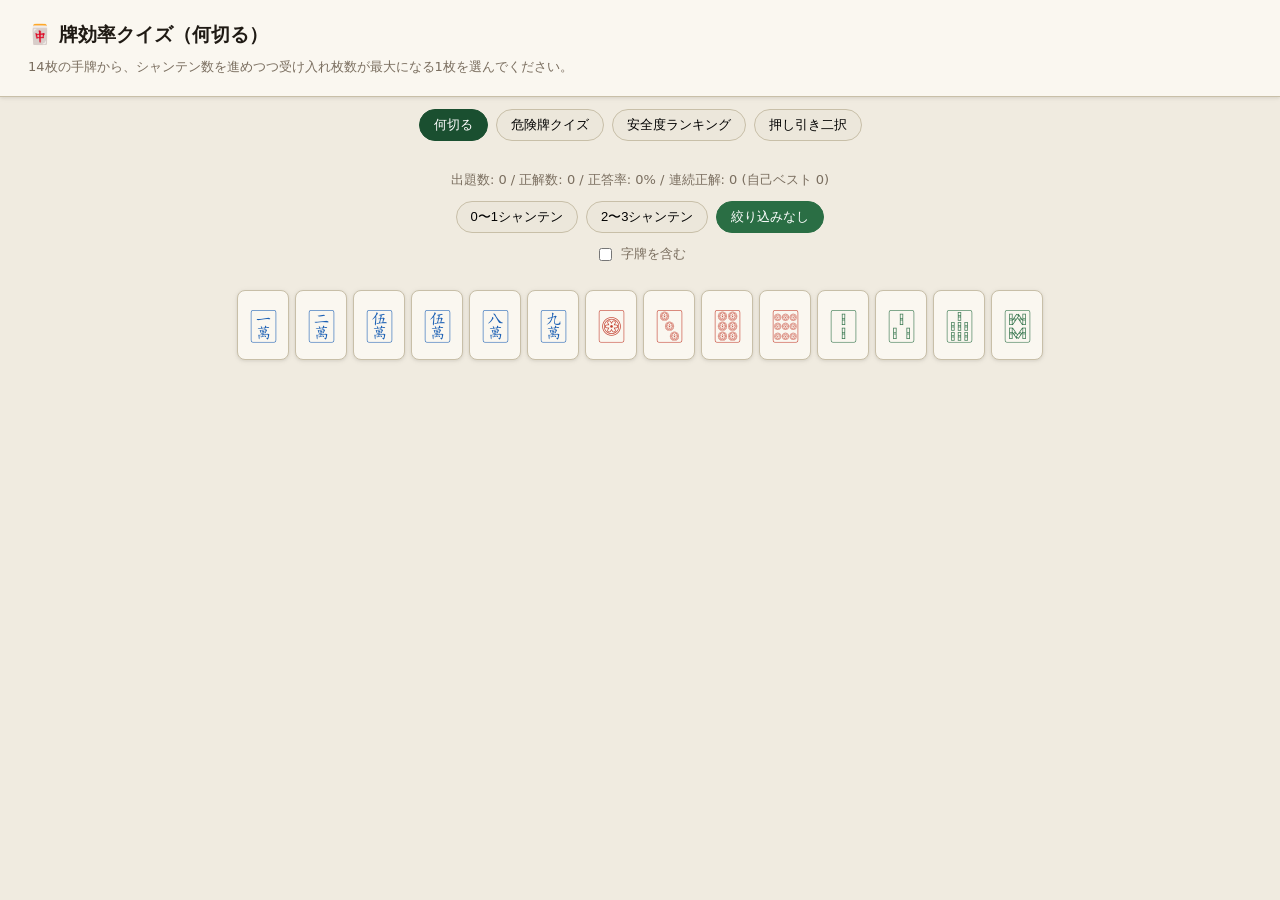
<file: index.html>
<!DOCTYPE html>
<html lang="ja">
<head>
<meta charset="UTF-8">
<meta name="viewport" content="width=device-width, initial-scale=1.0">
<title>牌効率クイズ（何切る）</title>
<link rel="stylesheet" href="styles.css">
</head>
<body>
<header>
  <h1 id="pageTitle">🀄 牌効率クイズ（何切る）</h1>
  <p id="pageDesc">14枚の手牌から、シャンテン数を進めつつ受け入れ枚数が最大になる1枚を選んでください。</p>
</header>

<div class="modeBar" id="modeBar">
  <button class="modeBtn" data-mode="kiru">何切る</button>
  <button class="modeBtn" data-mode="danger">危険牌クイズ</button>
  <button class="modeBtn" data-mode="ranking">安全度ランキング</button>
  <button class="modeBtn" data-mode="pushfold">押し引き二択</button>
</div>

<div class="wrap" id="quizRoot">
  <div class="statsBar" id="statsBar"></div>

  <div class="diffBar" id="diffBar">
    <button class="diffBtn" data-diff="tenpai">0〜1シャンテン</button>
    <button class="diffBtn" data-diff="mid">2〜3シャンテン</button>
    <button class="diffBtn" data-diff="all">絞り込みなし</button>
  </div>

  <label class="honorToggle" id="honorToggleLabel">
    <input type="checkbox" id="honorToggle">
    字牌を含む
  </label>

  <div class="hand" id="hand"></div>

  <div class="feedback" id="feedback"></div>

  <div class="explain" id="explain"></div>

  <div class="controls">
    <button class="btn-main" id="nextBtn" style="display:none">次の問題へ</button>
  </div>
</div>

<div class="wrap" id="dangerRoot" style="display:none">
  <div class="statsBar" id="dangerStatsBar"></div>
  <div class="opponentsPanel" id="dangerOpponents"></div>
  <p class="modeCaption">最も安全な牌を1枚クリックしてください。</p>
  <p class="modeCaption">※筋・壁・ノーチャンスは主に両面待ちが対象です。シャンポン・単騎・カンチャン待ちには通用しません。</p>
  <div class="hand" id="dangerHand"></div>
  <div class="feedback" id="dangerFeedback"></div>
  <div class="explain" id="dangerExplain"></div>
  <div class="controls">
    <button class="btn-main" id="dangerNextBtn" style="display:none">次の問題へ</button>
  </div>
</div>

<div class="wrap" id="rankingRoot" style="display:none">
  <div class="statsBar" id="rankingStatsBar"></div>
  <div class="opponentsPanel" id="rankingOpponents"></div>
  <p class="modeCaption">安全な順にクリックしてください。</p>
  <p class="modeCaption">※筋・壁・ノーチャンスは主に両面待ちが対象です。シャンポン・単騎・カンチャン待ちには通用しません。</p>
  <div class="hand" id="rankingSource"></div>
  <div class="rankingOrderArea" id="rankingOrder"></div>
  <div class="controls">
    <button class="btn-main rankingResetBtn" id="rankingResetBtn">やり直す</button>
  </div>
  <div class="feedback" id="rankingFeedback"></div>
  <div class="explain" id="rankingExplain"></div>
  <div class="controls">
    <button class="btn-main" id="rankingNextBtn" style="display:none">次の問題へ</button>
  </div>
</div>

<div class="wrap" id="pushfoldRoot" style="display:none">
  <div class="statsBar" id="pushfoldStatsBar"></div>
  <div class="opponentsPanel" id="pushfoldOpponents"></div>
  <p class="modeCaption">候補牌(直前に引いた牌)を押すか降りるか選んでください。</p>
  <p class="modeCaption">※筋・壁・ノーチャンスは主に両面待ちが対象です。シャンポン・単騎・カンチャン待ちには通用しません。</p>
  <div class="hand" id="pushfoldHand"></div>
  <div class="pushfoldButtons" id="pushfoldButtons">
    <button class="btn-push" data-action="push">押す</button>
    <button class="btn-fold" data-action="fold">降りる</button>
  </div>
  <div class="feedback" id="pushfoldFeedback"></div>
  <div class="explain" id="pushfoldExplain"></div>
  <div class="controls">
    <button class="btn-main" id="pushfoldNextBtn" style="display:none">次の問題へ</button>
  </div>
</div>

<script src="app.js"></script>
</body>
</html>
</file>
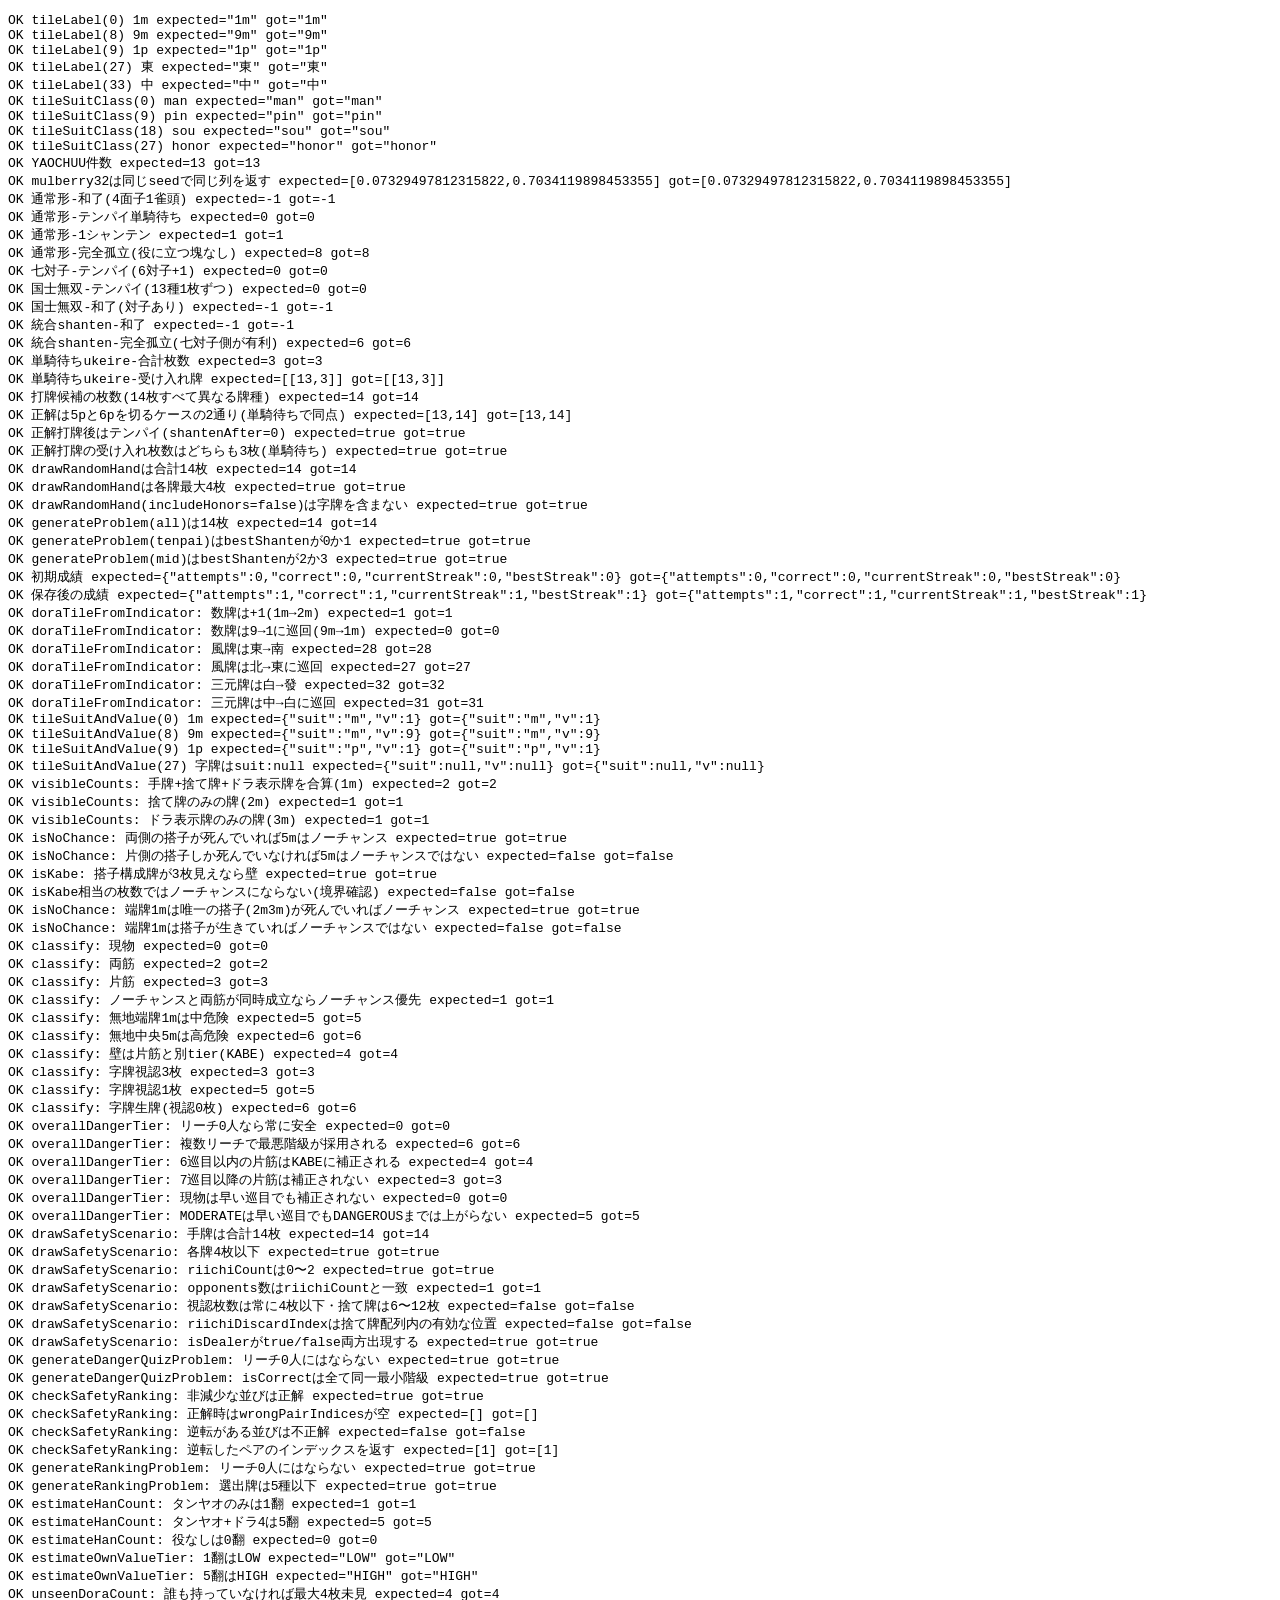
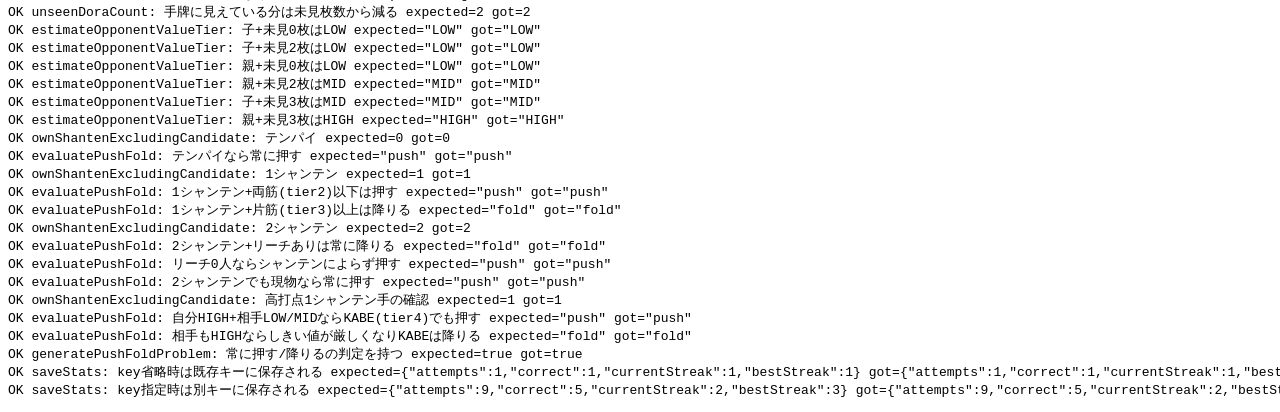
<file: test.html>
<!DOCTYPE html>
<html lang="ja">
<head><meta charset="UTF-8"><title>app.js テスト</title></head>
<body>
<pre id="out">実行中…</pre>
<script src="app.js"></script>
<script>
(function(){
  const results = [];
  window.__testResults = results;
  function assertEqual(name, actual, expected){
    const ok = JSON.stringify(actual) === JSON.stringify(expected);
    results.push(`${ok ? 'OK' : 'NG'} ${name} expected=${JSON.stringify(expected)} got=${JSON.stringify(actual)}`);
  }
  window.assertEqual = assertEqual;
  window.runAllTests = function(){
    results.length = 0;
    if (typeof window.__registerTests === 'function') window.__registerTests();
    document.getElementById('out').textContent = results.length ? results.join('\n') : 'テスト未登録';
  };
  window.runAllTests();
})();
</script>
</body>
</html>
</file>
<file: styles.css>
:root {
  --bg:     #f0ebe0;
  --panel:  #faf7f0;
  --panel2: #ece7db;
  --line:   #c8bfa8;
  --txt:    #1f1a14;
  --muted:  #7a6e5f;
  --accent: #2a6e44;
  --accent2:#1a4f30;
  --warn:   #b87a1a;
  --bad:    #c23b2a;
  --good:   #2a6e44;
  --radius-sm: 8px;
  --radius-md: 12px;
  --shadow-sm: 0 1px 3px rgba(31,26,20,.08), 0 1px 6px rgba(31,26,20,.06);
}

*{box-sizing:border-box}

body {
  margin:0;
  font-family:"Hiragino Kaku Gothic ProN","Yu Gothic","Meiryo","Segoe UI",system-ui,sans-serif;
  background:var(--bg);
  color:var(--txt);
  line-height:1.7;
}

header {
  padding:18px 28px;
  border-bottom:1px solid var(--line);
  background:var(--panel);
  box-shadow:var(--shadow-sm);
}
header h1 { margin:0; font-size:19px; font-weight:700; }
header p { margin:6px 0 0; color:var(--muted); font-size:13px; }

.wrap {
  max-width:900px;
  margin:0 auto;
  padding:20px 24px 60px;
}

.btn-main {
  background:var(--accent);
  color:#fff;
  border:none;
  border-radius:var(--radius-sm);
  padding:10px 18px;
  font-size:14px;
  font-weight:700;
  cursor:pointer;
}
.btn-main:hover { background:var(--accent2); }

.controls { margin-top:16px; text-align:center; }

.hand {
  display:flex;
  flex-wrap:wrap;
  gap:6px;
  justify-content:center;
  padding:24px 0;
}
.tile {
  display:flex;
  align-items:center;
  justify-content:center;
  width:52px;
  height:70px;
  font-size:34px;
  background:var(--panel);
  border:1px solid var(--line);
  border-radius:var(--radius-sm);
  box-shadow:var(--shadow-sm);
  cursor:pointer;
  user-select:none;
  transition:transform .1s;
}
.tile:hover { transform:translateY(-4px); }
.tile.man { color:#1a5fb4; }
.tile.pin { color:#c23b2a; }
.tile.sou { color:#2a6e44; }
.tile.honor { color:#1f1a14; }
.tile.correct { outline:3px solid var(--good); }
.tile.wrong { outline:3px solid var(--bad); }
.tile.disabled { cursor:default; opacity:.6; }
.tile.candidate { outline:3px dashed var(--warn); }

.diffBar { display:flex; gap:8px; justify-content:center; margin-top:10px; }
.diffBtn {
  background:var(--panel2);
  border:1px solid var(--line);
  border-radius:999px;
  padding:6px 14px;
  font-size:13px;
  cursor:pointer;
}
.diffBtn.active { background:var(--accent); color:#fff; border-color:var(--accent); }

.honorToggle {
  display:flex;
  align-items:center;
  justify-content:center;
  gap:6px;
  margin-top:10px;
  font-size:13px;
  color:var(--muted);
  cursor:pointer;
}

.statsBar { text-align:center; font-size:13px; color:var(--muted); padding-top:8px; }

.feedback { text-align:center; font-size:15px; font-weight:700; min-height:24px; }
.feedback.correct { color:var(--good); }
.feedback.wrong { color:var(--bad); }

.explain table { width:100%; border-collapse:collapse; font-size:13px; margin-top:12px; }
.explain th, .explain td { border-bottom:1px solid var(--line); padding:6px 8px; text-align:center; }
.explain tr.correct { background:rgba(42,110,68,.08); }
.explain tr.wrong-pair { background:rgba(194,59,42,.12); }

/* モード切替バー */
.modeBar { display:flex; gap:8px; justify-content:center; flex-wrap:wrap; padding:12px 16px 0; }
.modeBtn {
  background:var(--panel2);
  border:1px solid var(--line);
  border-radius:999px;
  padding:6px 14px;
  font-size:13px;
  cursor:pointer;
}
.modeBtn.active { background:var(--accent2); color:#fff; border-color:var(--accent2); }

/* モードごとのアクセントカラー(見出しの左ボーダー) */
body[data-mode="danger"] header { border-left:4px solid var(--bad); }
body[data-mode="ranking"] header { border-left:4px solid var(--warn); }
body[data-mode="pushfold"] header { border-left:4px solid var(--accent2); }

.modeCaption { text-align:center; font-size:13px; color:var(--muted); margin:8px 0 0; }

/* リーチ者の捨て牌・ドラ表示牌パネル */
.opponentsPanel { margin-top:12px; }
.opponentRow { display:flex; align-items:center; gap:8px; flex-wrap:wrap; justify-content:center; margin-top:6px; font-size:13px; }
.opponentLabel { color:var(--muted); min-width:5em; }
.opponentDiscards { display:flex; gap:3px; flex-wrap:wrap; }
.doraIndicator { display:flex; align-items:center; gap:6px; justify-content:center; margin-top:6px; font-size:13px; color:var(--muted); }

.tile.tiny { width:28px; height:38px; font-size:18px; }
.tile.tiny.riichi { transform:rotate(90deg); outline:2px solid var(--warn); margin:0 6px; }

/* 安全度ランキングの選択順エリア */
.rankingOrderArea { display:flex; gap:6px; justify-content:center; flex-wrap:wrap; padding:12px 0; min-height:44px; }
.rankingSlot { display:flex; align-items:center; justify-content:center; width:40px; height:40px; border:1px dashed var(--line); border-radius:var(--radius-sm); font-size:22px; color:var(--muted); }
.rankingSlot.filled { border-style:solid; background:var(--panel); }
.rankingResetBtn { background:var(--panel2); color:var(--txt); }
.rankingResetBtn:hover { background:var(--line); }

/* 押し引き二択のボタン */
.pushfoldButtons { display:flex; gap:12px; justify-content:center; margin-top:16px; }
.btn-push, .btn-fold {
  border:none;
  border-radius:var(--radius-sm);
  padding:10px 24px;
  font-size:15px;
  font-weight:700;
  cursor:pointer;
  color:#fff;
}
.btn-push { background:var(--good); }
.btn-push:hover { background:var(--accent2); }
.btn-fold { background:var(--bad); }
.btn-fold:hover { background:#8f2d21; }
</file>
